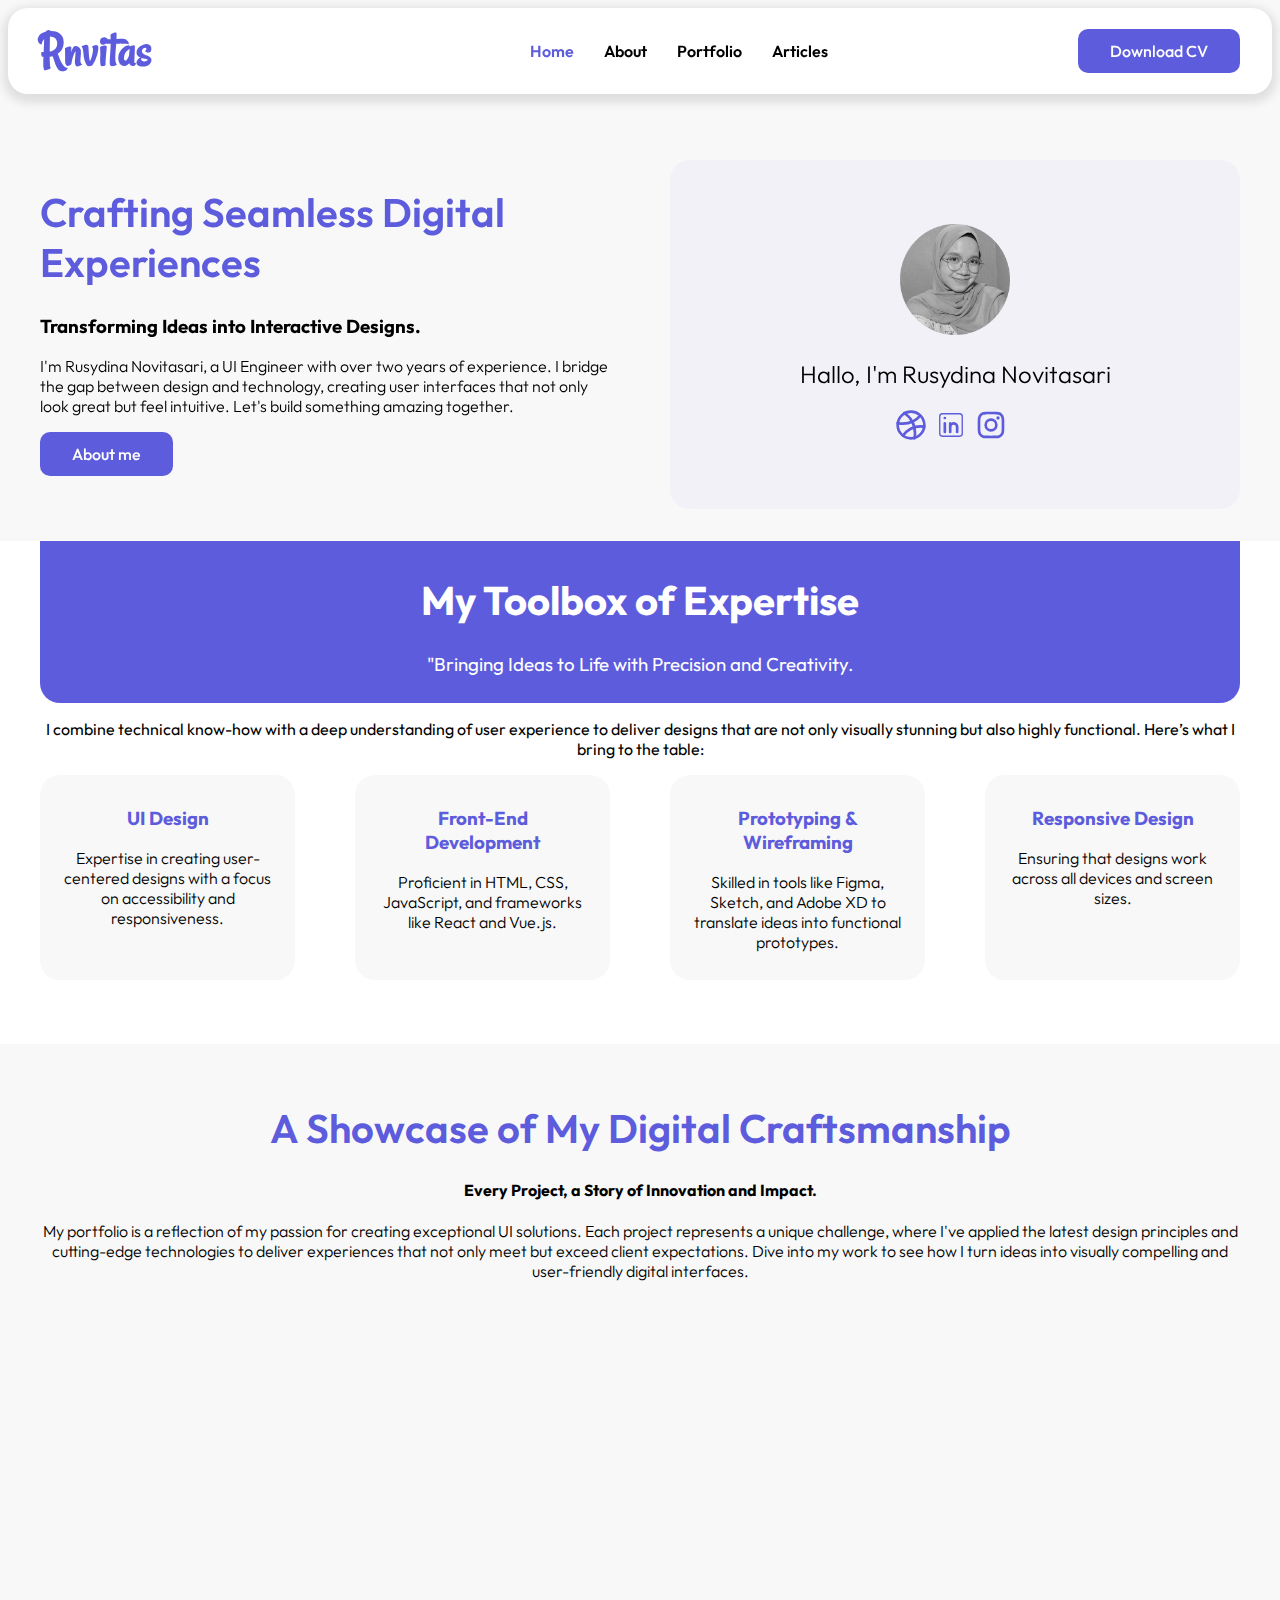
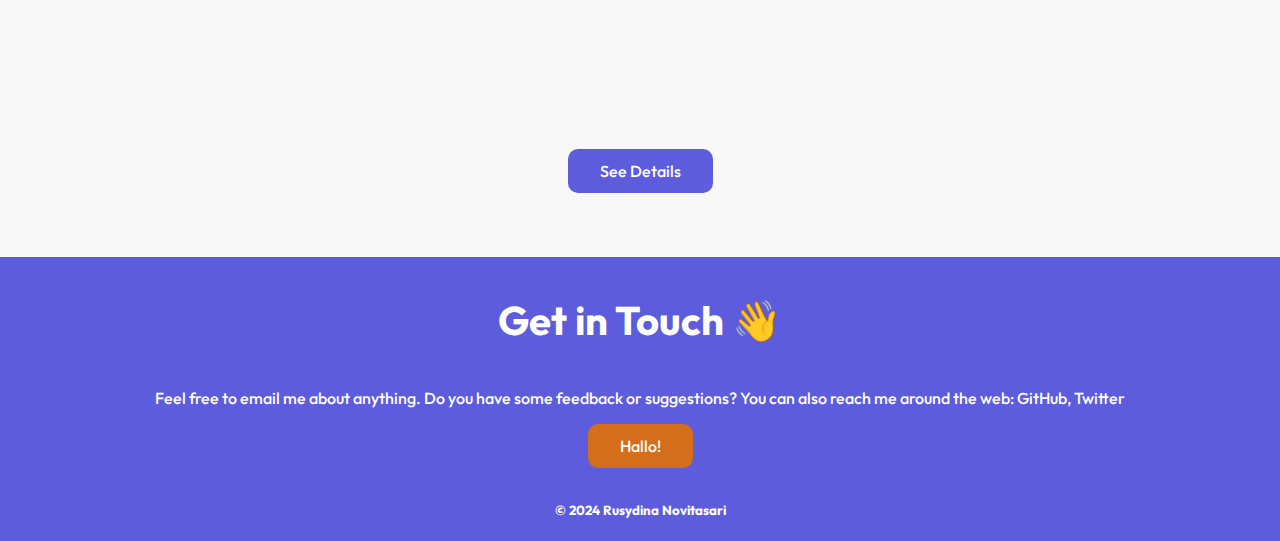
<file: index.html>
<!DOCTYPE html>
<html lang="en">
<head>
  <title>Portfolio Rusydina</title>
    <meta charset="UTF-8">
    <meta name="viewport" content="width=device-width, initial-scale=1.0">
    <meta http-equiv="X-UA-Compatible" content="ie=edge">
    <link rel="stylesheet" type="text/css" href="style.css" />
    <link href="https://unpkg.com/aos@2.3.1/dist/aos.css" rel="stylesheet">
</head>
<body>
    <div class="navigation">
       
          <div class="navbar container">
            <div class="logo">
              <h1 class="">Rnvitas</h1>
            </div>
      
            <div class="navbar-links" id="nav-links">
              <ul>
                <li >
                  <a class="active" href="wrapper.html">Home</a>
                </li>
      
                <li>
                  <a href="about.html">About</a>
                </li>
                <li>
                  <a href="porto.html">Portfolio</a>
                </li>
                <li>
                  <a href="articles.html">Articles</a>
                </li>
              </ul>
            </div>
      
            <div>
              <li class="btn-primary btn-join">
                <a href="#">Download CV</a>
              </li>
            </div>
            <a href="javascript:void(0);" class="toggle-button" id="burger-menu">
              <span class="bar"></span>
              <span class="bar"></span>
              <span class="bar"></span>
            </a>
          </div>
     
      </div>
   
      <section id="hero">
        <div class="container">
         <div class="row">
            <div class="hero-desc" data-aos="fade-right"  data-aos-duration="3000">
                <div class="container">
                <h1>Crafting Seamless Digital Experiences</h1>
                <h3>Transforming Ideas into Interactive Designs.</h3>
                <p>I'm Rusydina Novitasari, a UI Engineer with over two years of experience. I bridge the gap between design and technology, creating user interfaces that not only look great but feel intuitive. Let's build something amazing together.</p>
                <!-- </div> -->
                 <a href="about.html" style="text-decoration:none;" class="btn-primary">About me</a>

             </div>
        </div>
             <div class="hero-info" data-aos="fade-left"  data-aos-duration="3000">
                <div class="container">
                    <div class="personal-info">      
                        <img src="foto.png" class="hero-foto">
                        <h2>Hallo, I'm Rusydina Novitasari</h2>
                    
                        <div class="link-social">
                            <div class="list-social"><a href="#"> <svg xmlns="http://www.w3.org/2000/svg" width="2em" height="2em" viewBox="0 0 24 24">
                                <g fill="none" stroke="#5d5cdc" stroke-linecap="round" stroke-linejoin="round" stroke-width="2" color="#5d5cdc">
                                    <circle cx="12" cy="12" r="10" />
                                    <path d="M22 13.264A15.5 15.5 0 0 0 19.147 13C13.795 13 9.034 15.742 6 20M19 5c-3.13 3.667-7.832 6-13.09 6c-1.346 0-2.655-.153-3.91-.441" />
                                    <path d="M14.618 22A18.6 18.6 0 0 0 15 18.24C15 11.926 11.834 6.347 7 3" />
                                </g>
                            </svg></a></div>

                            <div class="list-social">
                                <a href="#">
                                    <svg xmlns="http://www.w3.org/2000/svg" width="2em" height="2em" viewBox="0 0 24 24">
                                        <path fill="#5d5cdc" d="M18.44 3.06H5.56a2.507 2.507 0 0 0-2.5 2.5v12.88a2.507 2.507 0 0 0 2.5 2.5h12.88a2.5 2.5 0 0 0 2.5-2.5V5.56a2.5 2.5 0 0 0-2.5-2.5m1.5 15.38a1.51 1.51 0 0 1-1.5 1.5H5.56a1.51 1.51 0 0 1-1.5-1.5V5.56a1.51 1.51 0 0 1 1.5-1.5h12.88a1.51 1.51 0 0 1 1.5 1.5Z" />
                                        <path fill="#5d5cdc" d="M6.376 10.748a1 1 0 1 1 2 0v6.5a1 1 0 0 1-2 0Z" />
                                        <circle cx="7.376" cy="6.744" r="1" fill="#5d5cdc" />
                                        <path fill="#5d5cdc" d="M17.62 13.37v3.88a1 1 0 1 1-2 0v-3.88a1.615 1.615 0 1 0-3.23 0v3.88a1 1 0 0 1-2 0v-6.5a1.016 1.016 0 0 1 1-1a.94.94 0 0 1 .84.47a3.61 3.61 0 0 1 5.39 3.15" />
                                    </svg>
                                </a>
                            </div>

                            <div class="list-social">
                                <a href="#">
                                    <svg xmlns="http://www.w3.org/2000/svg" width="2em" height="2em" viewBox="0 0 24 24">
                                        <path fill="#5d5cdc" d="M12.001 9a3 3 0 1 0 0 6a3 3 0 0 0 0-6m0-2a5 5 0 1 1 0 10a5 5 0 0 1 0-10m6.5-.25a1.25 1.25 0 0 1-2.5 0a1.25 1.25 0 0 1 2.5 0M12.001 4c-2.474 0-2.878.007-4.029.058c-.784.037-1.31.142-1.798.332a2.9 2.9 0 0 0-1.08.703a2.9 2.9 0 0 0-.704 1.08c-.19.49-.295 1.015-.331 1.798C4.007 9.075 4 9.461 4 12c0 2.475.007 2.878.058 4.029c.037.783.142 1.31.331 1.797c.17.435.37.748.702 1.08c.337.336.65.537 1.08.703c.494.191 1.02.297 1.8.333C9.075 19.994 9.461 20 12 20c2.475 0 2.878-.007 4.029-.058c.782-.037 1.308-.142 1.797-.331a2.9 2.9 0 0 0 1.08-.703c.337-.336.538-.649.704-1.08c.19-.492.296-1.018.332-1.8c.052-1.103.058-1.49.058-4.028c0-2.474-.007-2.878-.058-4.029c-.037-.782-.143-1.31-.332-1.798a2.9 2.9 0 0 0-.703-1.08a2.9 2.9 0 0 0-1.08-.704c-.49-.19-1.016-.295-1.798-.331C14.926 4.006 14.54 4 12 4m0-2c2.717 0 3.056.01 4.123.06c1.064.05 1.79.217 2.427.465c.66.254 1.216.598 1.772 1.153a4.9 4.9 0 0 1 1.153 1.772c.247.637.415 1.363.465 2.428c.047 1.066.06 1.405.06 4.122s-.01 3.056-.06 4.122s-.218 1.79-.465 2.428a4.9 4.9 0 0 1-1.153 1.772a4.9 4.9 0 0 1-1.772 1.153c-.637.247-1.363.415-2.427.465c-1.067.047-1.406.06-4.123.06s-3.056-.01-4.123-.06c-1.064-.05-1.789-.218-2.427-.465a4.9 4.9 0 0 1-1.772-1.153a4.9 4.9 0 0 1-1.153-1.772c-.248-.637-.415-1.363-.465-2.428C2.012 15.056 2 14.717 2 12s.01-3.056.06-4.122s.217-1.79.465-2.428a4.9 4.9 0 0 1 1.153-1.772A4.9 4.9 0 0 1 5.45 2.525c.637-.248 1.362-.415 2.427-.465C8.945 2.013 9.284 2 12.001 2" />
                                    </svg>
                                </a>
                            </div>
                        </div>
                        </div>
          
            </div>
             </div>

         

     </div>

    </div>

      </section>

      <section id="skills">
      <div class="container">
        <div class="skills-title">
            <h1>
                My Toolbox of Expertise
            </h1>
            <h3>"Bringing Ideas to Life with Precision and Creativity.</h3>
        </div>

        <div class="skills-desc">        <p>I combine technical know-how with a deep understanding of user experience to deliver designs that are not only visually stunning but also highly functional. Here’s what I bring to the table:</p>
           
        </div>

        <div class="row">
         
            <div class="card"  data-aos="fade-up"
            data-aos-duration="3000">
                <h3>UI Design</h3>
                <p>Expertise in creating user-centered designs with a focus on accessibility and responsiveness.</p>
            </div>

            <div class="card"  data-aos="fade-up"
            data-aos-duration="3000">
                <h3>Front-End Development</h3>
                <p>Proficient in HTML, CSS, JavaScript, and frameworks like React and Vue.js.</p>
            </div>

            <div class="card"  data-aos="fade-up"
            data-aos-duration="3000">
                <h3>Prototyping & Wireframing</h3>
                <p>Skilled in tools like Figma, Sketch, and Adobe XD to translate ideas into functional prototypes.</p>
            </div>

            <div class="card"  data-aos="fade-up"
            data-aos-duration="3000">
                <h3>Responsive Design</h3>
                <p>Ensuring that designs work across all devices and screen sizes.</p>
            </div>

            <!-- <div class="card">
                <h3>Collaboration & Communication</h3>
                <p>xperience working in cross-functional teams, ensuring that design and development are aligned with project goals.</p>
            </div> -->
        </div>
      </div>


      </section>
    

      <section id="porto">
        <div class="container">
            <div class="porto-title">
                    <h1>A Showcase of My Digital Craftsmanship</h1>
                    <h4>Every Project, a Story of Innovation and Impact.</h4>
                    <p>My portfolio is a reflection of my passion for creating exceptional UI solutions. Each project represents a unique challenge, where I've applied the latest design principles and cutting-edge technologies to deliver experiences that not only meet but exceed client expectations. Dive into my work to see how I turn ideas into visually compelling and user-friendly digital interfaces.

                    </p>
            </div>
            <div class="row porto-list" data-aos="fade-up"
            data-aos-duration="3000">
               <div class="card">
                <div class="img-porto">
                <img src="foto/porto_1.png">
                </div>
                <div class="title-porto">
                    <h3>Landing Page</h3>
                    <p>Landing Page Design</p>
                </div>
               </div>

               <div class="card">
                <div class="img-porto">
                <img src="foto/porto_2.png">
                </div>
                <div class="title-porto">
                    <h3>Self Order Food</h3>
                    <p>Website Design</p>
                </div>
               </div>

               <div class="card">
                <div class="img-porto">
                <img src="foto/porto_3.png">
                </div>
                <div class="title-porto">
                    <h3>Fundraising Web Apps</h3>
                    <p>Responsive Website Design Apps</p>
                </div>
               </div>

              
            </div>

            <div class="button-porto">
                <a class="btn-primary" href="porto.html" style="text-decoration: none;">See Details</a>
            </div>
        </div>

      </section>

      <section id="contact">
        <div class="container">
            <div class="title">
               <h1> Get in Touch 👋</h1>
               <p>Feel free to email me about anything. Do you have some feedback or suggestions?

                You can also reach me around the web: GitHub, Twitter</p>

                <a class="btn-secondary" style="text-decoration:none;" href="#">Hallo!</a>
            </div>
        </div>
      </section>
 
    <footer>

<div class="container">
    <div class="footer">
        <h5>© 2024 Rusydina Novitasari
</h5>
    </div>
    </div>
        <footer>
            <script src="script.js"></script>
            <script src="https://unpkg.com/aos@2.3.1/dist/aos.js"></script>
            <script>
                AOS.init();
              </script>

</body>

</html>
</file>
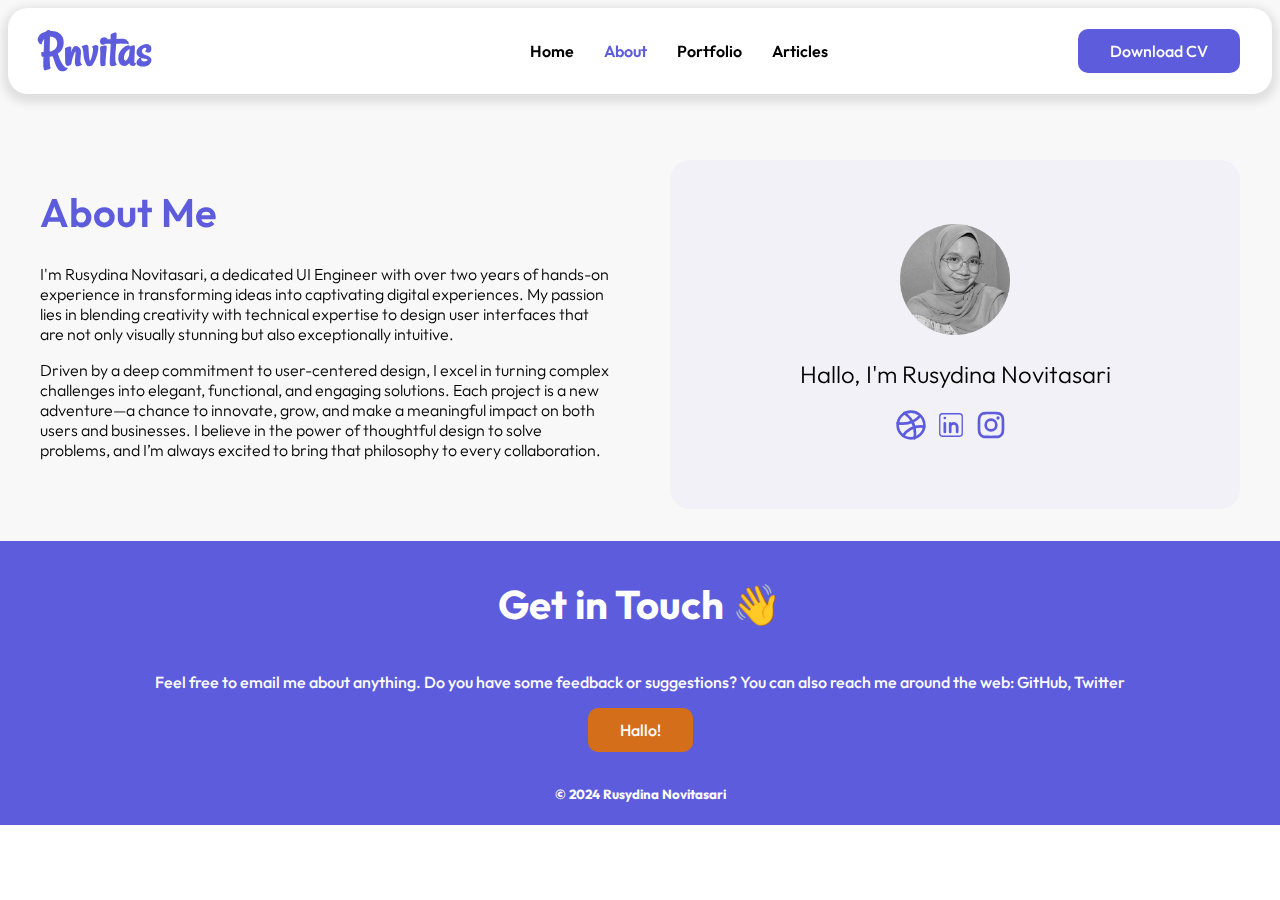
<file: about.html>
<!DOCTYPE html>
<html lang="en">
<head>
    <meta charset="UTF-8">
    <meta name="viewport" content="width=device-width, initial-scale=1.0">
    <meta http-equiv="X-UA-Compatible" content="ie=edge">
    <link rel="stylesheet" type="text/css" href="style.css" />
    <link href="https://unpkg.com/aos@2.3.1/dist/aos.css" rel="stylesheet">
</head>
<body>
    <div class="navigation">
       
          <div class="navbar container">
            <div class="logo">
              <h1 class="">Rnvitas</h1>
            </div>
      
            <div class="navbar-links" id="nav-links">
              <ul>
                <li>
                  <a href="index.html">Home</a>
                </li>
      
                <li >
                  <a class="active" href="about.html">About</a>
                </li>
                <li>
                  <a href="porto.html">Portfolio</a>
                </li>
                <li>
                  <a href="articles.html">Articles</a>
                </li>
              </ul>
            </div>
      
            <div>
              <li class="btn-primary btn-join">
                <a href="#">Download CV</a>
              </li>
            </div>
            <a href="javascript:void(0);" class="toggle-button" id="burger-menu">
              <span class="bar"></span>
              <span class="bar"></span>
              <span class="bar"></span>
            </a>
          </div>
     
      </div>
   
      <section id="hero">
        <div class="container">
         <div class="row">
            <div class="hero-desc" data-aos="fade-right"  data-aos-duration="3000">
                <div class="container">
                <h1>About Me</h1>
                <!-- <h3>Transforming Ideas into Interactive Designs.</h3> -->
                <p>I'm Rusydina Novitasari, a dedicated UI Engineer with over two years of hands-on experience in transforming ideas into captivating digital experiences. My passion lies in blending creativity with technical expertise to design user interfaces that are not only visually stunning but also exceptionally intuitive.</p>
            <p>                Driven by a deep commitment to user-centered design, I excel in turning complex challenges into elegant, functional, and engaging solutions. Each project is a new adventure—a chance to innovate, grow, and make a meaningful impact on both users and businesses. I believe in the power of thoughtful design to solve problems, and I’m always excited to bring that philosophy to every collaboration.
            </p>
 
             </div>
        </div>
        <div class="hero-info" data-aos="fade-left"  data-aos-duration="3000">
            <div class="container">
                <div class="personal-info">      
                    <img src="foto.png" class="hero-foto">
                    <h2>Hallo, I'm Rusydina Novitasari</h2>
                
                    <div class="link-social">
                        <div class="list-social"><a href="#"> <svg xmlns="http://www.w3.org/2000/svg" width="2em" height="2em" viewBox="0 0 24 24">
                            <g fill="none" stroke="#5d5cdc" stroke-linecap="round" stroke-linejoin="round" stroke-width="2" color="#5d5cdc">
                                <circle cx="12" cy="12" r="10" />
                                <path d="M22 13.264A15.5 15.5 0 0 0 19.147 13C13.795 13 9.034 15.742 6 20M19 5c-3.13 3.667-7.832 6-13.09 6c-1.346 0-2.655-.153-3.91-.441" />
                                <path d="M14.618 22A18.6 18.6 0 0 0 15 18.24C15 11.926 11.834 6.347 7 3" />
                            </g>
                        </svg></a></div>

                        <div class="list-social">
                            <a href="#">
                                <svg xmlns="http://www.w3.org/2000/svg" width="2em" height="2em" viewBox="0 0 24 24">
                                    <path fill="#5d5cdc" d="M18.44 3.06H5.56a2.507 2.507 0 0 0-2.5 2.5v12.88a2.507 2.507 0 0 0 2.5 2.5h12.88a2.5 2.5 0 0 0 2.5-2.5V5.56a2.5 2.5 0 0 0-2.5-2.5m1.5 15.38a1.51 1.51 0 0 1-1.5 1.5H5.56a1.51 1.51 0 0 1-1.5-1.5V5.56a1.51 1.51 0 0 1 1.5-1.5h12.88a1.51 1.51 0 0 1 1.5 1.5Z" />
                                    <path fill="#5d5cdc" d="M6.376 10.748a1 1 0 1 1 2 0v6.5a1 1 0 0 1-2 0Z" />
                                    <circle cx="7.376" cy="6.744" r="1" fill="#5d5cdc" />
                                    <path fill="#5d5cdc" d="M17.62 13.37v3.88a1 1 0 1 1-2 0v-3.88a1.615 1.615 0 1 0-3.23 0v3.88a1 1 0 0 1-2 0v-6.5a1.016 1.016 0 0 1 1-1a.94.94 0 0 1 .84.47a3.61 3.61 0 0 1 5.39 3.15" />
                                </svg>
                            </a>
                        </div>

                        <div class="list-social">
                            <a href="#">
                                <svg xmlns="http://www.w3.org/2000/svg" width="2em" height="2em" viewBox="0 0 24 24">
                                    <path fill="#5d5cdc" d="M12.001 9a3 3 0 1 0 0 6a3 3 0 0 0 0-6m0-2a5 5 0 1 1 0 10a5 5 0 0 1 0-10m6.5-.25a1.25 1.25 0 0 1-2.5 0a1.25 1.25 0 0 1 2.5 0M12.001 4c-2.474 0-2.878.007-4.029.058c-.784.037-1.31.142-1.798.332a2.9 2.9 0 0 0-1.08.703a2.9 2.9 0 0 0-.704 1.08c-.19.49-.295 1.015-.331 1.798C4.007 9.075 4 9.461 4 12c0 2.475.007 2.878.058 4.029c.037.783.142 1.31.331 1.797c.17.435.37.748.702 1.08c.337.336.65.537 1.08.703c.494.191 1.02.297 1.8.333C9.075 19.994 9.461 20 12 20c2.475 0 2.878-.007 4.029-.058c.782-.037 1.308-.142 1.797-.331a2.9 2.9 0 0 0 1.08-.703c.337-.336.538-.649.704-1.08c.19-.492.296-1.018.332-1.8c.052-1.103.058-1.49.058-4.028c0-2.474-.007-2.878-.058-4.029c-.037-.782-.143-1.31-.332-1.798a2.9 2.9 0 0 0-.703-1.08a2.9 2.9 0 0 0-1.08-.704c-.49-.19-1.016-.295-1.798-.331C14.926 4.006 14.54 4 12 4m0-2c2.717 0 3.056.01 4.123.06c1.064.05 1.79.217 2.427.465c.66.254 1.216.598 1.772 1.153a4.9 4.9 0 0 1 1.153 1.772c.247.637.415 1.363.465 2.428c.047 1.066.06 1.405.06 4.122s-.01 3.056-.06 4.122s-.218 1.79-.465 2.428a4.9 4.9 0 0 1-1.153 1.772a4.9 4.9 0 0 1-1.772 1.153c-.637.247-1.363.415-2.427.465c-1.067.047-1.406.06-4.123.06s-3.056-.01-4.123-.06c-1.064-.05-1.789-.218-2.427-.465a4.9 4.9 0 0 1-1.772-1.153a4.9 4.9 0 0 1-1.153-1.772c-.248-.637-.415-1.363-.465-2.428C2.012 15.056 2 14.717 2 12s.01-3.056.06-4.122s.217-1.79.465-2.428a4.9 4.9 0 0 1 1.153-1.772A4.9 4.9 0 0 1 5.45 2.525c.637-.248 1.362-.415 2.427-.465C8.945 2.013 9.284 2 12.001 2" />
                                </svg>
                            </a>
                        </div>
                    </div>
                    </div>
      
        </div>
         </div>

         

     </div>

    </div>

      </section>
  


      <section id="contact">
        <div class="container">
            <div class="title">
               <h1> Get in Touch 👋</h1>
               <p>Feel free to email me about anything. Do you have some feedback or suggestions?

                You can also reach me around the web: GitHub, Twitter</p>

                <a class="btn-secondary" style="text-decoration:none;" href="#">Hallo!</a>
            </div>
        </div>
      </section>

  
    
      
    <footer>
<div class="container">
    <div class="footer">
        <h5>© 2024 Rusydina Novitasari
</h5>
    </div>
    </div>
        <footer>
            <script src="script.js"></script>
            <script src="https://unpkg.com/aos@2.3.1/dist/aos.js"></script>
            <script>
                AOS.init();
              </script>

</body>

</html>
</file>
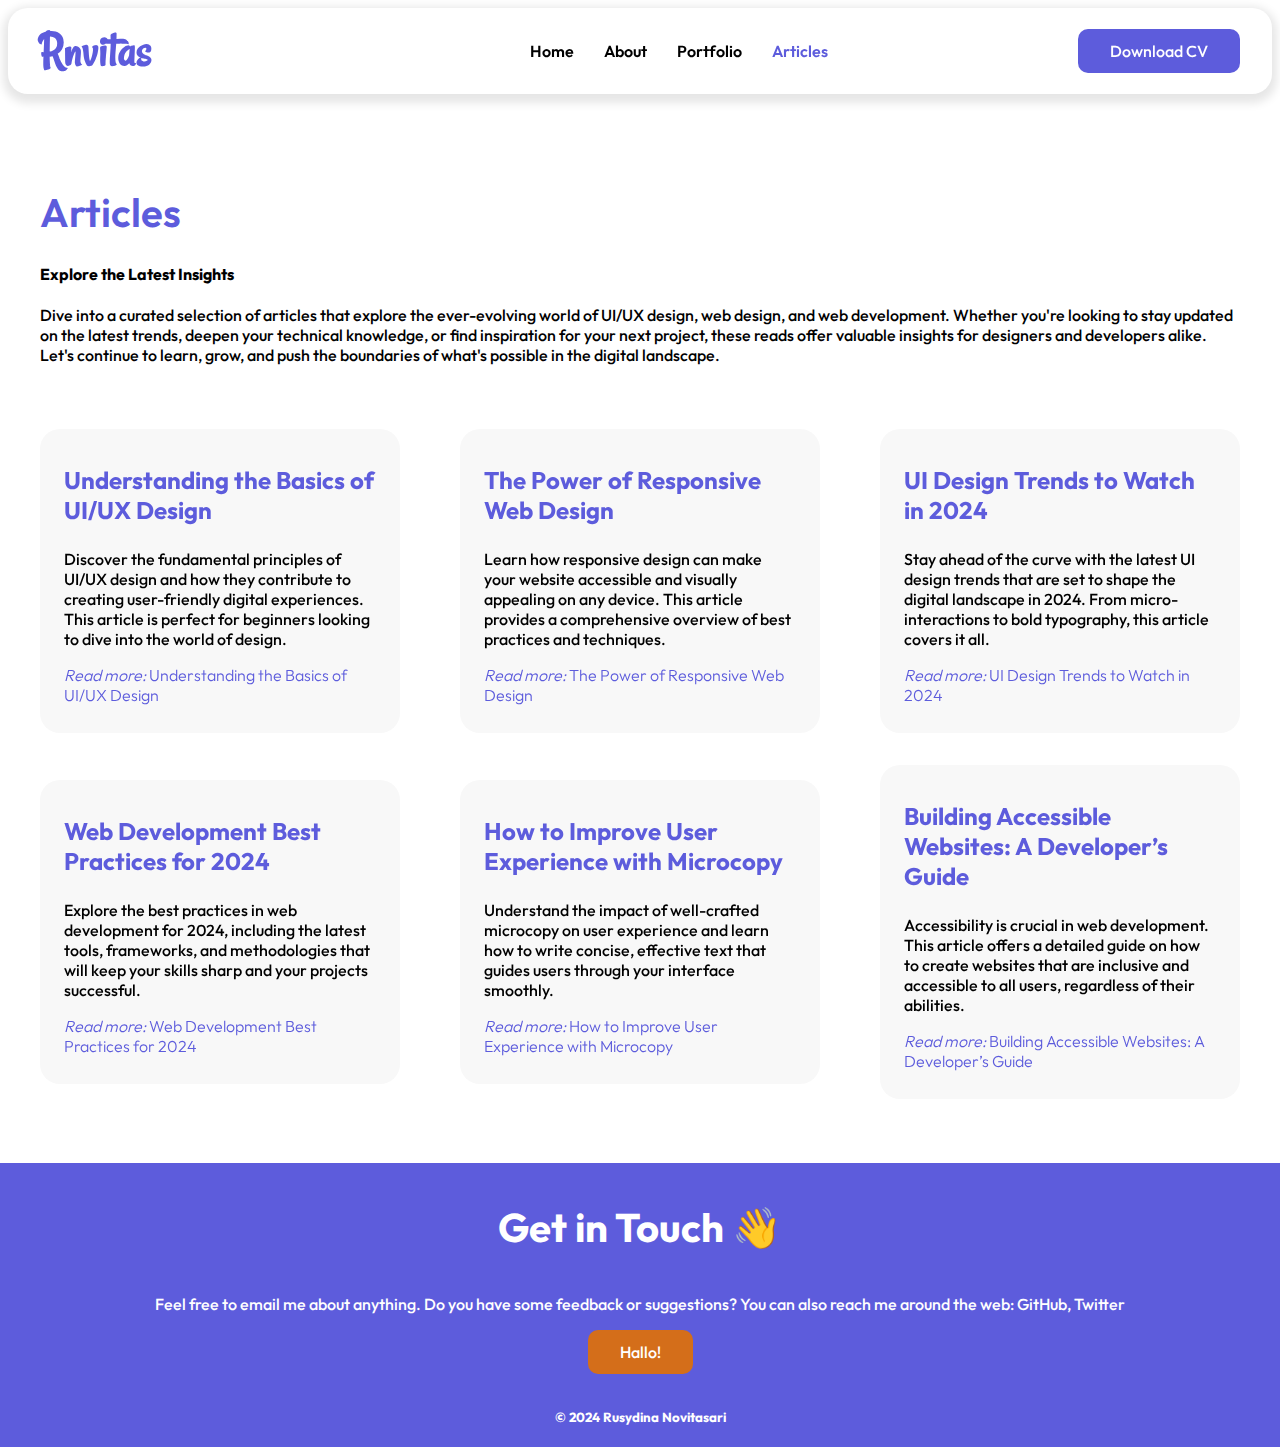
<file: articles.html>
<!DOCTYPE html>
<html lang="en">
<head>
    <meta charset="UTF-8">
    <meta name="viewport" content="width=device-width, initial-scale=1.0">
    <meta http-equiv="X-UA-Compatible" content="ie=edge">
    <link rel="stylesheet" type="text/css" href="style.css" />
    <link href="https://unpkg.com/aos@2.3.1/dist/aos.css" rel="stylesheet">
</head>
<body>
    <div class="navigation">
       
          <div class="navbar container">
            <div class="logo">
              <h1 class="">Rnvitas</h1>
            </div>
      
            <div class="navbar-links" id="nav-links">
              <ul>
                <li >
                  <a class="" href="index.html">Home</a>
                </li>
      
                <li>
                  <a href="about.html">About</a>
                </li>
                <li>
                  <a class="" href="porto.html">Portfolio</a>
                </li>
                <li>
                  <a class="active" href="articles.html">Articles</a>
                </li>
              </ul>
            </div>
      
            <div>
              <li class="btn-primary btn-join">
                <a href="#">Download CV</a>
              </li>
            </div>
            <a href="javascript:void(0);" class="toggle-button" id="burger-menu">
              <span class="bar"></span>
              <span class="bar"></span>
              <span class="bar"></span>
            </a>
          </div>
     
      </div>
   
   

      <section id="articles">
        <div class="container">
            <div class="articles-title">
                    <h1>Articles</h1>
                    <h4>Explore the Latest Insights</h4>
                   <p>Dive into a curated selection of articles that explore the ever-evolving world of UI/UX design, web design, and web development. Whether you're looking to stay updated on the latest trends, deepen your technical knowledge, or find inspiration for your next project, these reads offer valuable insights for designers and developers alike. Let's continue to learn, grow, and push the boundaries of what's possible in the digital landscape.

                   </p>
            </div>

            <div class="row article-list" data-aos="fade-up"
            data-aos-easing="linear"
            data-aos-duration="1500">
                <div class="card">
                    <div class="articles-info">
                        <a href="https://www.smashingmagazine.com/2018/03/guide-user-experience-design/" target="_blank" style="text-decoration: none;">
                            <h3>Understanding the Basics of UI/UX Design</h3>
                        </a>
                        <p>Discover the fundamental principles of UI/UX design and how they contribute to creating user-friendly digital experiences. This article is perfect for beginners looking to dive into the world of design.</p>
                        <a class="linknya" href="https://www.smashingmagazine.com/2018/03/guide-user-experience-design/" target="_blank" style="text-decoration: none;">
                            <p><i>Read more:</i> Understanding the Basics of UI/UX Design</p>
                        </a>
                    </div>
                </div>
                
                <div class="card">
                    <div class="articles-info">
                        <a href="https://www.w3schools.com/whatis/whatis_responsive.asp" target="_blank" style="text-decoration: none;">
                            <h3>The Power of Responsive Web Design</h3>
                        </a>
                        <p>Learn how responsive design can make your website accessible and visually appealing on any device. This article provides a comprehensive overview of best practices and techniques.</p>
                        <a class="linknya" href="https://www.w3schools.com/whatis/whatis_responsive.asp" target="_blank" style="text-decoration: none;">
                            <p><i>Read more:</i> The Power of Responsive Web Design</p>
                        </a>
                    </div>
                </div>
                
                <div class="card">
                    <div class="articles-info">
                        <a href="https://uxdesign.cc/ui-trends-2024-5f3bdcadf4b6" target="_blank" style="text-decoration: none;">
                            <h3>UI Design Trends to Watch in 2024</h3>
                        </a>
                        <p>Stay ahead of the curve with the latest UI design trends that are set to shape the digital landscape in 2024. From micro-interactions to bold typography, this article covers it all.</p>
                        <a class="linknya" href="https://uxdesign.cc/ui-trends-2024-5f3bdcadf4b6" target="_blank" style="text-decoration: none;">
                            <p><i>Read more:</i> UI Design Trends to Watch in 2024</p>
                        </a>
                    </div>
                </div>
            </div>

            <div class="row article-list" data-aos="fade-up"
            data-aos-easing="linear"
            data-aos-duration="1500">
                <div class="card">
                    <div class="articles-info">
                        <a href="https://www.freecodecamp.org/news/modern-web-development-best-practices-2024/" target="_blank" style="text-decoration: none;">
                            <h3>Web Development Best Practices for 2024</h3>
                        </a>
                        <p>Explore the best practices in web development for 2024, including the latest tools, frameworks, and methodologies that will keep your skills sharp and your projects successful.</p>
                        <a class="linknya" href="https://www.freecodecamp.org/news/modern-web-development-best-practices-2024/" target="_blank" style="text-decoration: none;">
                            <p><i>Read more:</i> Web Development Best Practices for 2024</p>
                        </a>
                    </div>
                </div>
                
                <div class="card">
                    <div class="articles-info">
                        <a href="https://uxdesign.cc/the-power-of-microcopy-in-ui-ux-design-cc1b059c8f77" target="_blank" style="text-decoration: none;">
                            <h3>How to Improve User Experience with Microcopy</h3>
                        </a>
                        <p>Understand the impact of well-crafted microcopy on user experience and learn how to write concise, effective text that guides users through your interface smoothly.</p>
                        <a class="linknya" href="https://uxdesign.cc/the-power-of-microcopy-in-ui-ux-design-cc1b059c8f77" target="_blank" style="text-decoration: none;">
                            <p><i>Read more:</i> How to Improve User Experience with Microcopy</p>
                        </a>
                    </div>
                </div>
                
                <div class="card">
                    <div class="articles-info">
                        <a href="https://developer.mozilla.org/en-US/docs/Learn/Accessibility" target="_blank" style="text-decoration: none;">
                            <h3>Building Accessible Websites: A Developer’s Guide</h3>
                        </a>
                        <p>Accessibility is crucial in web development. This article offers a detailed guide on how to create websites that are inclusive and accessible to all users, regardless of their abilities.</p>
                        <a class="linknya" href="https://developer.mozilla.org/en-US/docs/Learn/Accessibility" target="_blank" style="text-decoration: none;">
                            <p><i>Read more:</i> Building Accessible Websites: A Developer’s Guide</p>
                        </a>
                    </div>
                </div>
                

             

              
            </div>

           
        </div>

      </section>

    
      <section id="contact">
        <div class="container">
            <div class="title">
               <h1> Get in Touch 👋</h1>
               <p>Feel free to email me about anything. Do you have some feedback or suggestions?

                You can also reach me around the web: GitHub, Twitter</p>

                <a class="btn-secondary" style="text-decoration:none;" href="#">Hallo!</a>
            </div>
        </div>
      </section>
 
    <footer>

<div class="container">
    <div class="footer">
        <h5>© 2024 Rusydina Novitasari
</h5>
    </div>
    </div>
        <footer>
            <script src="script.js"></script>
            <script src="https://unpkg.com/aos@2.3.1/dist/aos.js"></script>
            <script>
                AOS.init();
              </script>

</body>

</html>
</file>
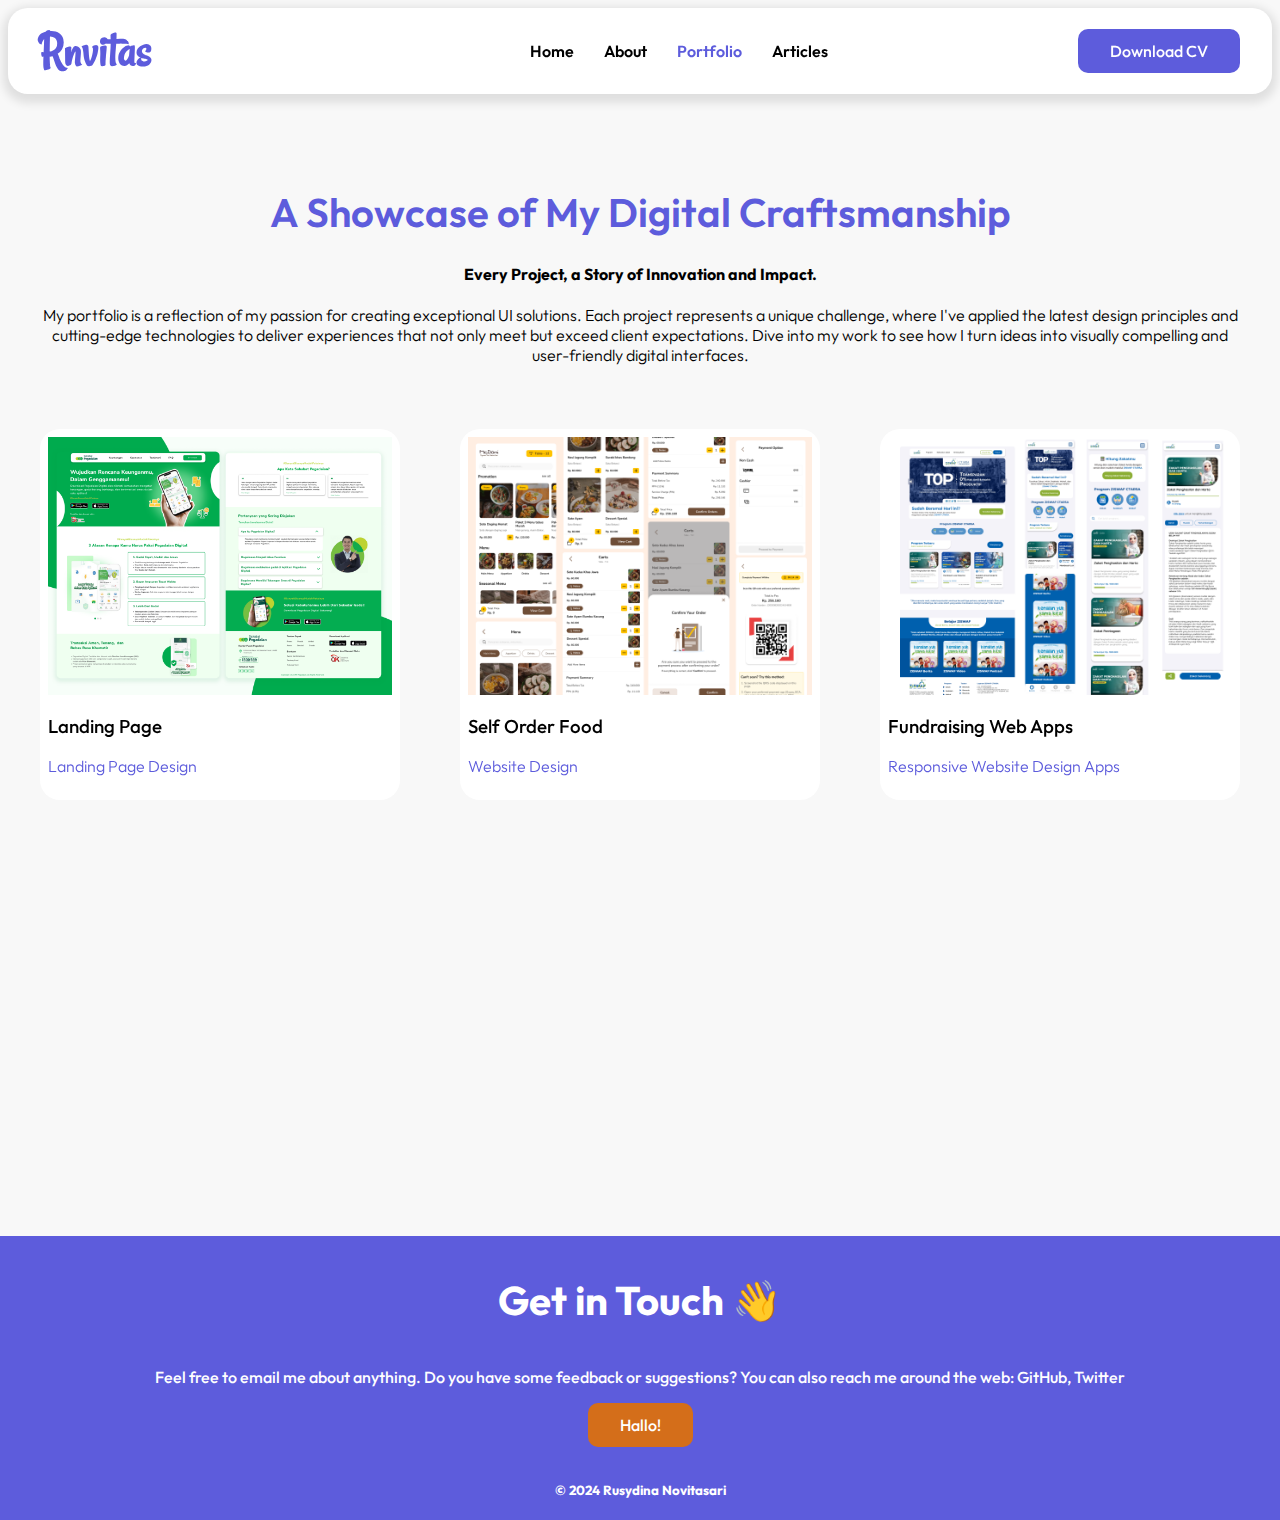
<file: porto.html>
<!DOCTYPE html>
<html lang="en">
<head>
    <meta charset="UTF-8">
    <meta name="viewport" content="width=device-width, initial-scale=1.0">
    <meta http-equiv="X-UA-Compatible" content="ie=edge">
    <link rel="stylesheet" type="text/css" href="style.css" />
    <link href="https://unpkg.com/aos@2.3.1/dist/aos.css" rel="stylesheet">
</head>
<body>
    <div class="navigation">
       
          <div class="navbar container">
            <div class="logo">
              <h1 class="">Rnvitas</h1>
            </div>
      
            <div class="navbar-links" id="nav-links">
              <ul>
                <li >
                  <a class="" href="index.html">Home</a>
                </li>
      
                <li>
                  <a href="about.html">About</a>
                </li>
                <li>
                  <a class="active" href="porto.html">Portfolio</a>
                </li>
                <li>
                  <a href="articles.html">Articles</a>
                </li>
              </ul>
            </div>
      
            <div>
              <li class="btn-primary btn-join">
                <a href="#">Download CV</a>
              </li>
            </div>
            <a href="javascript:void(0);" class="toggle-button" id="burger-menu">
              <span class="bar"></span>
              <span class="bar"></span>
              <span class="bar"></span>
            </a>
          </div>
     
      </div>
   
     

      <section id="porto" class="detail-porto">
        <div class="container">
            <div class="porto-title">
                    <h1>A Showcase of My Digital Craftsmanship</h1>
                    <h4>Every Project, a Story of Innovation and Impact.</h4>
                    <p>My portfolio is a reflection of my passion for creating exceptional UI solutions. Each project represents a unique challenge, where I've applied the latest design principles and cutting-edge technologies to deliver experiences that not only meet but exceed client expectations. Dive into my work to see how I turn ideas into visually compelling and user-friendly digital interfaces.

                    </p>
            </div>
            <div class="row"  data-aos="fade-up"
            data-aos-easing="linear"
            data-aos-duration="1500">
                <div class="card">
                    <div class="img-porto">
                    <img src="foto/porto_1.png">
                    </div>
                    <div class="title-porto">
                        <h3>Landing Page</h3>
                        <p>Landing Page Design</p>
                    </div>
                   </div>
    
                   <div class="card">
                    <div class="img-porto">
                    <img src="foto/porto_2.png">
                    </div>
                    <div class="title-porto">
                        <h3>Self Order Food</h3>
                        <p>Website Design</p>
                    </div>
                   </div>
    
                   <div class="card">
                    <div class="img-porto">
                    <img src="foto/porto_3.png">
                    </div>
                    <div class="title-porto">
                        <h3>Fundraising Web Apps</h3>
                        <p>Responsive Website Design Apps</p>
                    </div>
                   </div>
              
            </div>

            <div class="row" style="margin-top:2rem;"  data-aos="fade-up"
            data-aos-easing="linear"
            data-aos-duration="1500">
                <div class="card">
                 <div class="img-porto">
                 <img src="foto/porto_4.png">
                 </div>
                 <div class="title-porto">
                     <h3>CMS Web Apps</h3>
                     <p>Web Design</p>
                 </div>
                </div>
 
                <div class="card">
                 <div class="img-porto">
                 <img src="foto/porto_5.png">
                 </div>
                 <div class="title-porto">
                     <h3>Vote Apps</h3>
                     <p>Vote Website Design Apps</p>
                 </div>
                </div>
 
                <div class="card">
                 <div class="img-porto">
                 <img src="foto/porto_6.png">
                 </div>
                 <div class="title-porto">
                     <h3>E-commerce Website</h3>
                     <p>Website Responsive Design Apps</p>
                 </div>
                </div>
 
               
             </div>
           
        </div>

      </section>

     
      <section id="contact">
        <div class="container">
            <div class="title">
               <h1> Get in Touch 👋</h1>
               <p>Feel free to email me about anything. Do you have some feedback or suggestions?

                You can also reach me around the web: GitHub, Twitter</p>

                <a class="btn-secondary" style="text-decoration:none;" href="#">Hallo!</a>
            </div>
        </div>
      </section>
 
    <footer>

<div class="container">
    <div class="footer">
        <h5>© 2024 Rusydina Novitasari
</h5>
    </div>
    </div>
        <footer>
            <script src="script.js"></script>
            <script src="https://unpkg.com/aos@2.3.1/dist/aos.js"></script>
            <script>
                AOS.init();
              </script>

</body>

</html>
</file>
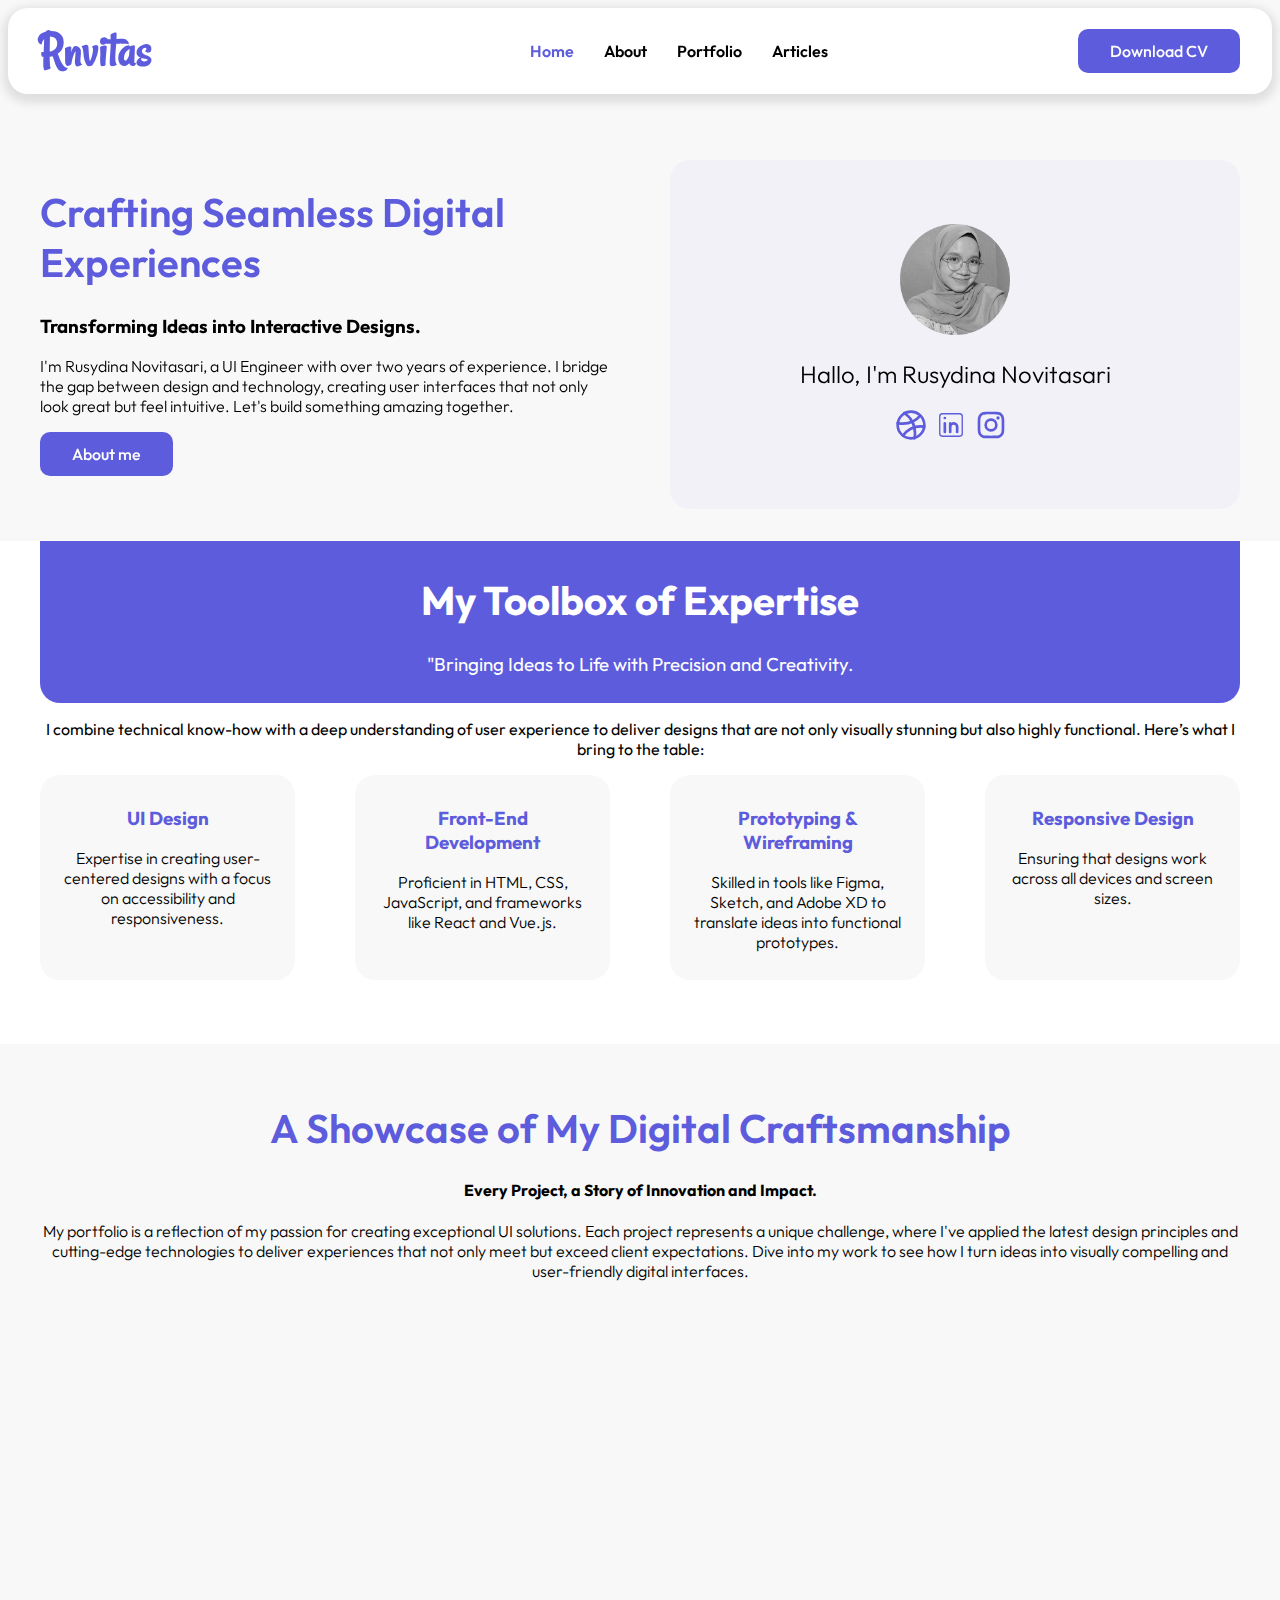
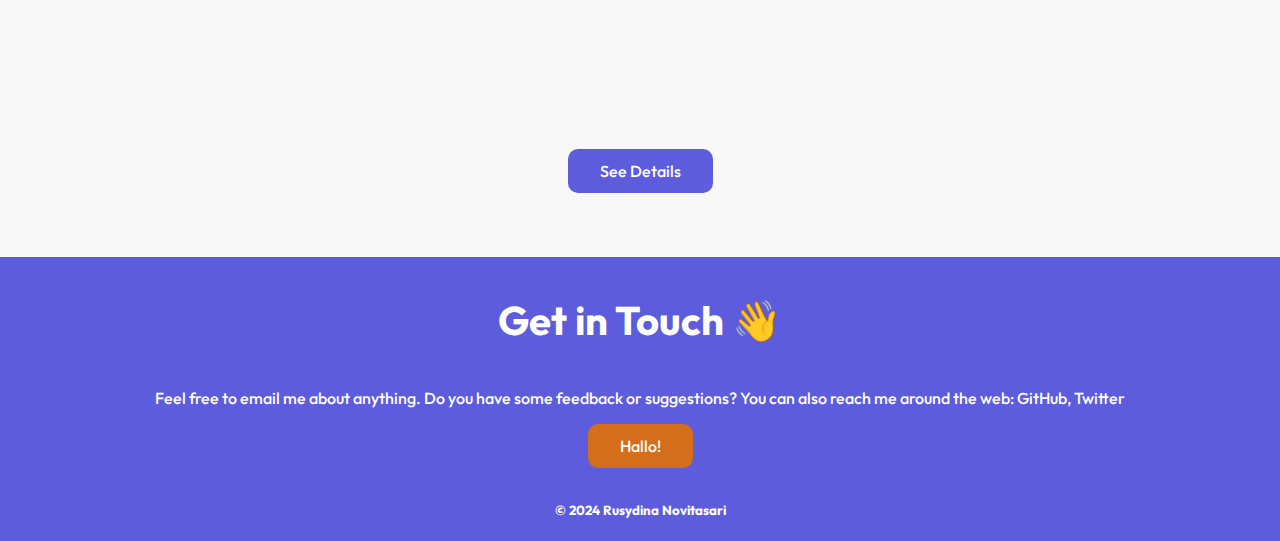
<file: wrapper.html>
<!DOCTYPE html>
<html lang="en">
<head>
    <meta charset="UTF-8">
    <meta name="viewport" content="width=device-width, initial-scale=1.0">
    <meta http-equiv="X-UA-Compatible" content="ie=edge">
    <link rel="stylesheet" type="text/css" href="style.css" />
    <link href="https://unpkg.com/aos@2.3.1/dist/aos.css" rel="stylesheet">
</head>
<body>
    <div class="navigation">
       
          <div class="navbar container">
            <div class="logo">
              <h1 class="">Rnvitas</h1>
            </div>
      
            <div class="navbar-links" id="nav-links">
              <ul>
                <li >
                  <a class="active" href="wrapper.html">Home</a>
                </li>
      
                <li>
                  <a href="about.html">About</a>
                </li>
                <li>
                  <a href="porto.html">Portfolio</a>
                </li>
                <li>
                  <a href="articles.html">Articles</a>
                </li>
              </ul>
            </div>
      
            <div>
              <li class="btn-primary btn-join">
                <a href="#">Download CV</a>
              </li>
            </div>
            <a href="javascript:void(0);" class="toggle-button" id="burger-menu">
              <span class="bar"></span>
              <span class="bar"></span>
              <span class="bar"></span>
            </a>
          </div>
     
      </div>
   
      <section id="hero">
        <div class="container">
         <div class="row">
            <div class="hero-desc" data-aos="fade-right"  data-aos-duration="3000">
                <div class="container">
                <h1>Crafting Seamless Digital Experiences</h1>
                <h3>Transforming Ideas into Interactive Designs.</h3>
                <p>I'm Rusydina Novitasari, a UI Engineer with over two years of experience. I bridge the gap between design and technology, creating user interfaces that not only look great but feel intuitive. Let's build something amazing together.</p>
                <!-- </div> -->
                 <a href="about.html" style="text-decoration:none;" class="btn-primary">About me</a>

             </div>
        </div>
             <div class="hero-info" data-aos="fade-left"  data-aos-duration="3000">
                <div class="container">
                    <div class="personal-info">      
                        <img src="foto.png" class="hero-foto">
                        <h2>Hallo, I'm Rusydina Novitasari</h2>
                    
                        <div class="link-social">
                            <div class="list-social"><a href="#"> <svg xmlns="http://www.w3.org/2000/svg" width="2em" height="2em" viewBox="0 0 24 24">
                                <g fill="none" stroke="#5d5cdc" stroke-linecap="round" stroke-linejoin="round" stroke-width="2" color="#5d5cdc">
                                    <circle cx="12" cy="12" r="10" />
                                    <path d="M22 13.264A15.5 15.5 0 0 0 19.147 13C13.795 13 9.034 15.742 6 20M19 5c-3.13 3.667-7.832 6-13.09 6c-1.346 0-2.655-.153-3.91-.441" />
                                    <path d="M14.618 22A18.6 18.6 0 0 0 15 18.24C15 11.926 11.834 6.347 7 3" />
                                </g>
                            </svg></a></div>

                            <div class="list-social">
                                <a href="#">
                                    <svg xmlns="http://www.w3.org/2000/svg" width="2em" height="2em" viewBox="0 0 24 24">
                                        <path fill="#5d5cdc" d="M18.44 3.06H5.56a2.507 2.507 0 0 0-2.5 2.5v12.88a2.507 2.507 0 0 0 2.5 2.5h12.88a2.5 2.5 0 0 0 2.5-2.5V5.56a2.5 2.5 0 0 0-2.5-2.5m1.5 15.38a1.51 1.51 0 0 1-1.5 1.5H5.56a1.51 1.51 0 0 1-1.5-1.5V5.56a1.51 1.51 0 0 1 1.5-1.5h12.88a1.51 1.51 0 0 1 1.5 1.5Z" />
                                        <path fill="#5d5cdc" d="M6.376 10.748a1 1 0 1 1 2 0v6.5a1 1 0 0 1-2 0Z" />
                                        <circle cx="7.376" cy="6.744" r="1" fill="#5d5cdc" />
                                        <path fill="#5d5cdc" d="M17.62 13.37v3.88a1 1 0 1 1-2 0v-3.88a1.615 1.615 0 1 0-3.23 0v3.88a1 1 0 0 1-2 0v-6.5a1.016 1.016 0 0 1 1-1a.94.94 0 0 1 .84.47a3.61 3.61 0 0 1 5.39 3.15" />
                                    </svg>
                                </a>
                            </div>

                            <div class="list-social">
                                <a href="#">
                                    <svg xmlns="http://www.w3.org/2000/svg" width="2em" height="2em" viewBox="0 0 24 24">
                                        <path fill="#5d5cdc" d="M12.001 9a3 3 0 1 0 0 6a3 3 0 0 0 0-6m0-2a5 5 0 1 1 0 10a5 5 0 0 1 0-10m6.5-.25a1.25 1.25 0 0 1-2.5 0a1.25 1.25 0 0 1 2.5 0M12.001 4c-2.474 0-2.878.007-4.029.058c-.784.037-1.31.142-1.798.332a2.9 2.9 0 0 0-1.08.703a2.9 2.9 0 0 0-.704 1.08c-.19.49-.295 1.015-.331 1.798C4.007 9.075 4 9.461 4 12c0 2.475.007 2.878.058 4.029c.037.783.142 1.31.331 1.797c.17.435.37.748.702 1.08c.337.336.65.537 1.08.703c.494.191 1.02.297 1.8.333C9.075 19.994 9.461 20 12 20c2.475 0 2.878-.007 4.029-.058c.782-.037 1.308-.142 1.797-.331a2.9 2.9 0 0 0 1.08-.703c.337-.336.538-.649.704-1.08c.19-.492.296-1.018.332-1.8c.052-1.103.058-1.49.058-4.028c0-2.474-.007-2.878-.058-4.029c-.037-.782-.143-1.31-.332-1.798a2.9 2.9 0 0 0-.703-1.08a2.9 2.9 0 0 0-1.08-.704c-.49-.19-1.016-.295-1.798-.331C14.926 4.006 14.54 4 12 4m0-2c2.717 0 3.056.01 4.123.06c1.064.05 1.79.217 2.427.465c.66.254 1.216.598 1.772 1.153a4.9 4.9 0 0 1 1.153 1.772c.247.637.415 1.363.465 2.428c.047 1.066.06 1.405.06 4.122s-.01 3.056-.06 4.122s-.218 1.79-.465 2.428a4.9 4.9 0 0 1-1.153 1.772a4.9 4.9 0 0 1-1.772 1.153c-.637.247-1.363.415-2.427.465c-1.067.047-1.406.06-4.123.06s-3.056-.01-4.123-.06c-1.064-.05-1.789-.218-2.427-.465a4.9 4.9 0 0 1-1.772-1.153a4.9 4.9 0 0 1-1.153-1.772c-.248-.637-.415-1.363-.465-2.428C2.012 15.056 2 14.717 2 12s.01-3.056.06-4.122s.217-1.79.465-2.428a4.9 4.9 0 0 1 1.153-1.772A4.9 4.9 0 0 1 5.45 2.525c.637-.248 1.362-.415 2.427-.465C8.945 2.013 9.284 2 12.001 2" />
                                    </svg>
                                </a>
                            </div>
                        </div>
                        </div>
          
            </div>
             </div>

         

     </div>

    </div>

      </section>

      <section id="skills">
      <div class="container">
        <div class="skills-title">
            <h1>
                My Toolbox of Expertise
            </h1>
            <h3>"Bringing Ideas to Life with Precision and Creativity.</h3>
        </div>

        <div class="skills-desc">        <p>I combine technical know-how with a deep understanding of user experience to deliver designs that are not only visually stunning but also highly functional. Here’s what I bring to the table:</p>
           
        </div>

        <div class="row">
         
            <div class="card"  data-aos="fade-up"
            data-aos-duration="3000">
                <h3>UI Design</h3>
                <p>Expertise in creating user-centered designs with a focus on accessibility and responsiveness.</p>
            </div>

            <div class="card"  data-aos="fade-up"
            data-aos-duration="3000">
                <h3>Front-End Development</h3>
                <p>Proficient in HTML, CSS, JavaScript, and frameworks like React and Vue.js.</p>
            </div>

            <div class="card"  data-aos="fade-up"
            data-aos-duration="3000">
                <h3>Prototyping & Wireframing</h3>
                <p>Skilled in tools like Figma, Sketch, and Adobe XD to translate ideas into functional prototypes.</p>
            </div>

            <div class="card"  data-aos="fade-up"
            data-aos-duration="3000">
                <h3>Responsive Design</h3>
                <p>Ensuring that designs work across all devices and screen sizes.</p>
            </div>

            <!-- <div class="card">
                <h3>Collaboration & Communication</h3>
                <p>xperience working in cross-functional teams, ensuring that design and development are aligned with project goals.</p>
            </div> -->
        </div>
      </div>


      </section>
    

      <section id="porto">
        <div class="container">
            <div class="porto-title">
                    <h1>A Showcase of My Digital Craftsmanship</h1>
                    <h4>Every Project, a Story of Innovation and Impact.</h4>
                    <p>My portfolio is a reflection of my passion for creating exceptional UI solutions. Each project represents a unique challenge, where I've applied the latest design principles and cutting-edge technologies to deliver experiences that not only meet but exceed client expectations. Dive into my work to see how I turn ideas into visually compelling and user-friendly digital interfaces.

                    </p>
            </div>
            <div class="row" data-aos="fade-up"
            data-aos-duration="3000">
               <div class="card">
                <div class="img-porto">
                <img src="foto/porto_1.png">
                </div>
                <div class="title-porto">
                    <h3>Landing Page</h3>
                    <p>Landing Page Design</p>
                </div>
               </div>

               <div class="card">
                <div class="img-porto">
                <img src="foto/porto_2.png">
                </div>
                <div class="title-porto">
                    <h3>Self Order Food</h3>
                    <p>Website Design</p>
                </div>
               </div>

               <div class="card">
                <div class="img-porto">
                <img src="foto/porto_3.png">
                </div>
                <div class="title-porto">
                    <h3>Fundraising Web Apps</h3>
                    <p>Responsive Website Design Apps</p>
                </div>
               </div>

              
            </div>

            <div class="button-porto">
                <a class="btn-primary" href="porto.html" style="text-decoration: none;">See Details</a>
            </div>
        </div>

      </section>

      <section id="contact">
        <div class="container">
            <div class="title">
               <h1> Get in Touch 👋</h1>
               <p>Feel free to email me about anything. Do you have some feedback or suggestions?

                You can also reach me around the web: GitHub, Twitter</p>

                <a class="btn-secondary" style="text-decoration:none;" href="#">Hallo!</a>
            </div>
        </div>
      </section>
 
    <footer>

<div class="container">
    <div class="footer">
        <h5>© 2024 Rusydina Novitasari
</h5>
    </div>
    </div>
        <footer>
            <script src="script.js"></script>
            <script src="https://unpkg.com/aos@2.3.1/dist/aos.js"></script>
            <script>
                AOS.init();
              </script>

</body>

</html>
</file>
<file: style.css>
@import url("https://fonts.googleapis.com/css2?family=Outfit:wght@100..900&display=swap");
@import url("https://fonts.googleapis.com/css2?family=Pacifico&display=swap");
@import url("https://fonts.googleapis.com/css2?family=Rancho&display=swap");
:root {
  /* --primary-color: #ba324f; */
  --primary-color: #5d5cdc;

  --secondary-color: #d46e1a;
  /* --bg-primary-color: #fff4f4; */
  --bg-primary-color: #f8f8f8;
}
html {
  scroll-behavior: smooth;
}

body {
  font-family: "Outfit", sans-serif;
  font-optical-sizing: auto;
  font-weight: 500;
  font-style: normal;
  margin: 0 auto;
  /* background-color: #1c1c1c; */
}

.container {
  max-width: 1200px;
  margin: 0 auto;
  width: 100%;
}

.navigation {
  /* background-color: var(--bg-primary-color); */
  background-color: #1c1c1c;
  background-size: cover;
  max-width: 100%;
  display: flex;
  justify-content: center;
}

.navbar {
  display: flex;
  padding: 12px 32px;
  background: #ffffff;
  /* background: rgba(47, 47, 47, 0.85); */
  /* background: rgba(43, 43, 43, 0.54); */
  justify-content: space-between;
  align-items: center;
  box-shadow: 0px 4px 10px 5px rgba(0, 0, 0, 0.1);
  border-radius: 20px;
  position: fixed;
  top: 0;
  z-index: 1000;
  max-width: 100%;
  width: 1200px;
  margin: 0.5rem 0.5rem;
}

.navbar-links ul {
  display: flex;
  flex-direction: row;
  justify-content: center;
  margin: 0;
  align-items: center;
}

.navbar .navbar-links ul li a:hover {
  color: var(--primary-color);
  border-bottom: 1px solid var(--primary-color);
}

.navbar-links ul li {
  list-style: none;
  padding: 12px 15px;
  color: black;
}

.navbar-links ul li a {
  text-decoration: none;
  color: black;
  font-weight: 600;
}

.navbar-links ul li a.active {
  color: var(--primary-color) !important;
}

.navigation {
  background-color: var(--bg-primary-color);
  background-size: cover;
}

.logo {
  width: 200px;
  max-width: 100%;
}

.logo h1 {
  color: var(--primary-color);
  font-size: 50px;
  font-family: "Rancho", cursive;
  font-weight: 1000;
  margin: 0;
}
.logo img {
  max-width: 100%;
  width: 30%;
}

.toggle-button {
  display: none;
  flex-direction: column;
  justify-content: space-between;
  width: 30px;
  height: 21px;
  cursor: pointer;
  position: relative;
  background-color: var(--bg-primary-color);
  border-radius: 2px;
}

.toggle-button:hover {
  border: 2px solid var(--primary-color);
  border-radius: 2px;
}

.toggle-button .bar {
  height: 4px;
  width: 100%;
  background-color: var(--primary-color);
  border-radius: 10px;
}

.btn-primary {
  background-color: var(--primary-color);
  padding: 12px 32px;
  display: flex;
  justify-content: center;
  align-items: center;
  color: white;
  border-radius: 10px;
  width: max-content;
  max-width: 100%;
}

.btn-primary:hover {
  background-color: var(--secondary-color);
  color: white;
}

.btn-primary a {
  color: white !important;
  text-decoration: none !important;
}

.btn-primary a:hover {
  color: white !important;
  text-decoration: none !important;
  background-color: var(--secondary-color);
}

.btn-secondary {
  background-color: var(--secondary-color);
  padding: 12px 32px;
  display: flex;
  justify-content: center;
  align-items: center;
  color: white;
  border-radius: 10px;
  width: max-content;
  max-width: 100%;
}

.btn-secondary:hover {
  background-color: #04395e;
  color: white;
}

.btn-secondary a {
  color: white !important;
  text-decoration: none !important;
}

.btn-secondary a:hover {
  color: white !important;
  text-decoration: none !important;
  background-color: #04395e;
}

.row {
  display: flex;
  flex-direction: row;
  gap: 60px;
}

.card {
  background-color: var(--bg-primary-color);
  padding: 12px 24px;
  border-radius: 20px;
  max-width: 100%;
  width: 100%;
  /* box-shadow: 0px 4px 10px 5px rgba(0, 0, 0, 0.1); */
}

/* Style Hero Section */

#hero {
  padding-top: 10rem;
  padding-bottom: 2rem;
  background-color: var(--bg-primary-color);
}

#hero h1 {
  font-size: 40px;
  color: var(--primary-color);
  font-weight: 600;
}

#hero p {
  font-weight: 300;
}

.hero-info {
  display: flex;
  flex-wrap: wrap;
  box-sizing: border-box;
}

.personal-info {
  text-align: center;
  border-radius: 20px;
  /* background-color: #eae9f3; */
  background: rgba(234, 234, 246, 0.47);
  /* box-shadow: 0px 4px 10px 5px rgba(0, 0, 0, 0.1); */
  padding: 4rem 8px;
}

.personal-info h2 {
  color: black;
  font-weight: 300;
}

.hero-foto {
  width: 20%;
  max-width: 100%;
}

.hero-desc h1,
.hero-desc h3,
.hero-desc p {
  color: black;
}

#hero .link-social {
  display: flex;
  justify-content: center;
}

.list-social {
  margin-right: 8px;
}

/* Style Hero Section */

/* Style Skills Section */
#skills {
  margin-bottom: 4rem;
}

.skills-title {
  text-align: center;
  color: white;
  margin: 0 auto;
  padding: 0 auto;
  background-color: var(--primary-color);
  border-radius: 0 0 20px 20px;
  padding: 8px 8px;
}

.skills-title h1 {
  font-weight: 700;
  font-size: 40px;
}

.skills-title h3 {
  color: white;
  font-weight: 400;
}

.skills-desc p {
  display: flex;
  justify-content: center;
  align-items: center;
  font-weight: 400;
  text-align: center;
}

#skills .card {
  text-align: center;
  align-items: center;
  width: 400px;
  box-sizing: border-box;
}

#skills .card h3 {
  color: var(--primary-color);
}

#skills .card p {
  font-weight: 300;
}

/* Style Skills Section */

/* Style Porto Section */
#porto {
  background-color: var(--bg-primary-color);
  padding: 2rem 2rem;
}

.porto-title {
  text-align: center;
}

.porto-title h1 {
  font-size: 40px;
  color: var(--primary-color);
  font-weight: 600;
}

.porto-title p {
  font-weight: 300;
  margin-bottom: 4rem;
}

.title-porto p {
  font-weight: 300;
  font-size: 16px;
  color: var(--primary-color);
}

.title-porto h3 {
  font-weight: 500;
}

.img-porto {
  display: flex;
  justify-content: center;
  align-items: center;
}

.img-porto img {
  width: 100%;
  max-width: 100%;
}

.button-porto {
  display: flex;
  justify-content: center;
  align-items: center;
  margin: 2rem auto;
}

#porto .card {
  background-color: #ffffff;
  padding: 8px 8px !important;
}

#porto.detail-porto {
  padding-top: 10rem;
  padding-bottom: 2rem;
}

.porto-list {
  align-items: center;
}
/* Style Porto Section */

/* Style about */
#aboutme {
  padding-top: 10rem;
  padding-bottom: 2rem;
  background-color: var(--bg-primary-color);
}

#aboutme .link-social {
  display: flex;
  justify-content: center;
}
/* style about */

/* style contact */
#contact {
  background-color: var(--primary-color);
  color: white !important;
}

#contact .title {
  display: flex;
  flex-direction: column;
  justify-content: center;
  align-items: center;
  padding: 12px 24px;
}

#contact .title h1 {
  font-size: 40px;
}

/* style contact */

/* style articles */
#articles {
  padding-top: 10rem;
  padding-bottom: 2rem;
}

.articles-title {
  margin-bottom: 4rem;
}

.articles-title h1 {
  font-size: 40px;
  color: var(--primary-color);
  font-weight: 600;
}

.articles-info h3 {
  font-size: 24px;
  color: var(--primary-color);
}

.linknya {
  font-weight: 300;
  color: var(--primary-color);
}

#articles .card {
  margin-bottom: 32px;
}

.article-list {
  align-items: center;
}
/* style articles */
@media (max-width: 768px) {
  .row {
    display: flex;
    flex-direction: column;
    gap: 20px; /* Jarak antara kolom */
  }
  .btn-join {
    position: relative;
    left: -4rem;
  }
  .navbar-links {
    display: none;
    width: 100%;
  }
  .navbar-links ul {
    flex-direction: column;
    justify-content: center;
    margin: 0 auto;
    padding: 0;
  }
  .navbar-links li {
    text-align: center;
    margin: 8px auto;
  }

  .toggle-button {
    display: flex;
    padding: 5px 6px;
  }
  .navbar {
    border-radius: 10px;
    z-index: 9999;
    box-shadow: 0px 4px 10px 5px rgba(0, 0, 0, 0.1);
  }

  .container {
    max-width: 100%;
    width: 300px;
    box-sizing: content-box;
  }

  .navbar .navbar-links.active {
    display: flex;
    flex-direction: column;
    position: absolute;
    right: 0;
    top: 105%;
    max-width: 100%;
    background-color: white;
    z-index: 1;
    box-shadow: 0px 4px 10px 5px rgba(0, 0, 0, 0.1);
    border-radius: 10px;
  }

  .btn-primary {
    font-size: 12px;
    /* max-width: 100%; */
    padding: 9px 16px !important;
    /* width: 100%; */
    margin-right: -3rem !important;
  }

  h1 {
    font-size: 24px !important;
  }

  p {
    font-size: 12px !important;
  }

  h2 {
    font-size: 18px !important;
  }
}

footer {
  display: block;
  background-color: var(--primary-color);
  color: white;
  background-size: cover;
  padding: 5px auto;
  position: relative;
  bottom: 0;
}

.footer {
  display: flex;
  justify-content: center;
  align-items: center;
  text-align: center;
  color: white;
}
</file>
